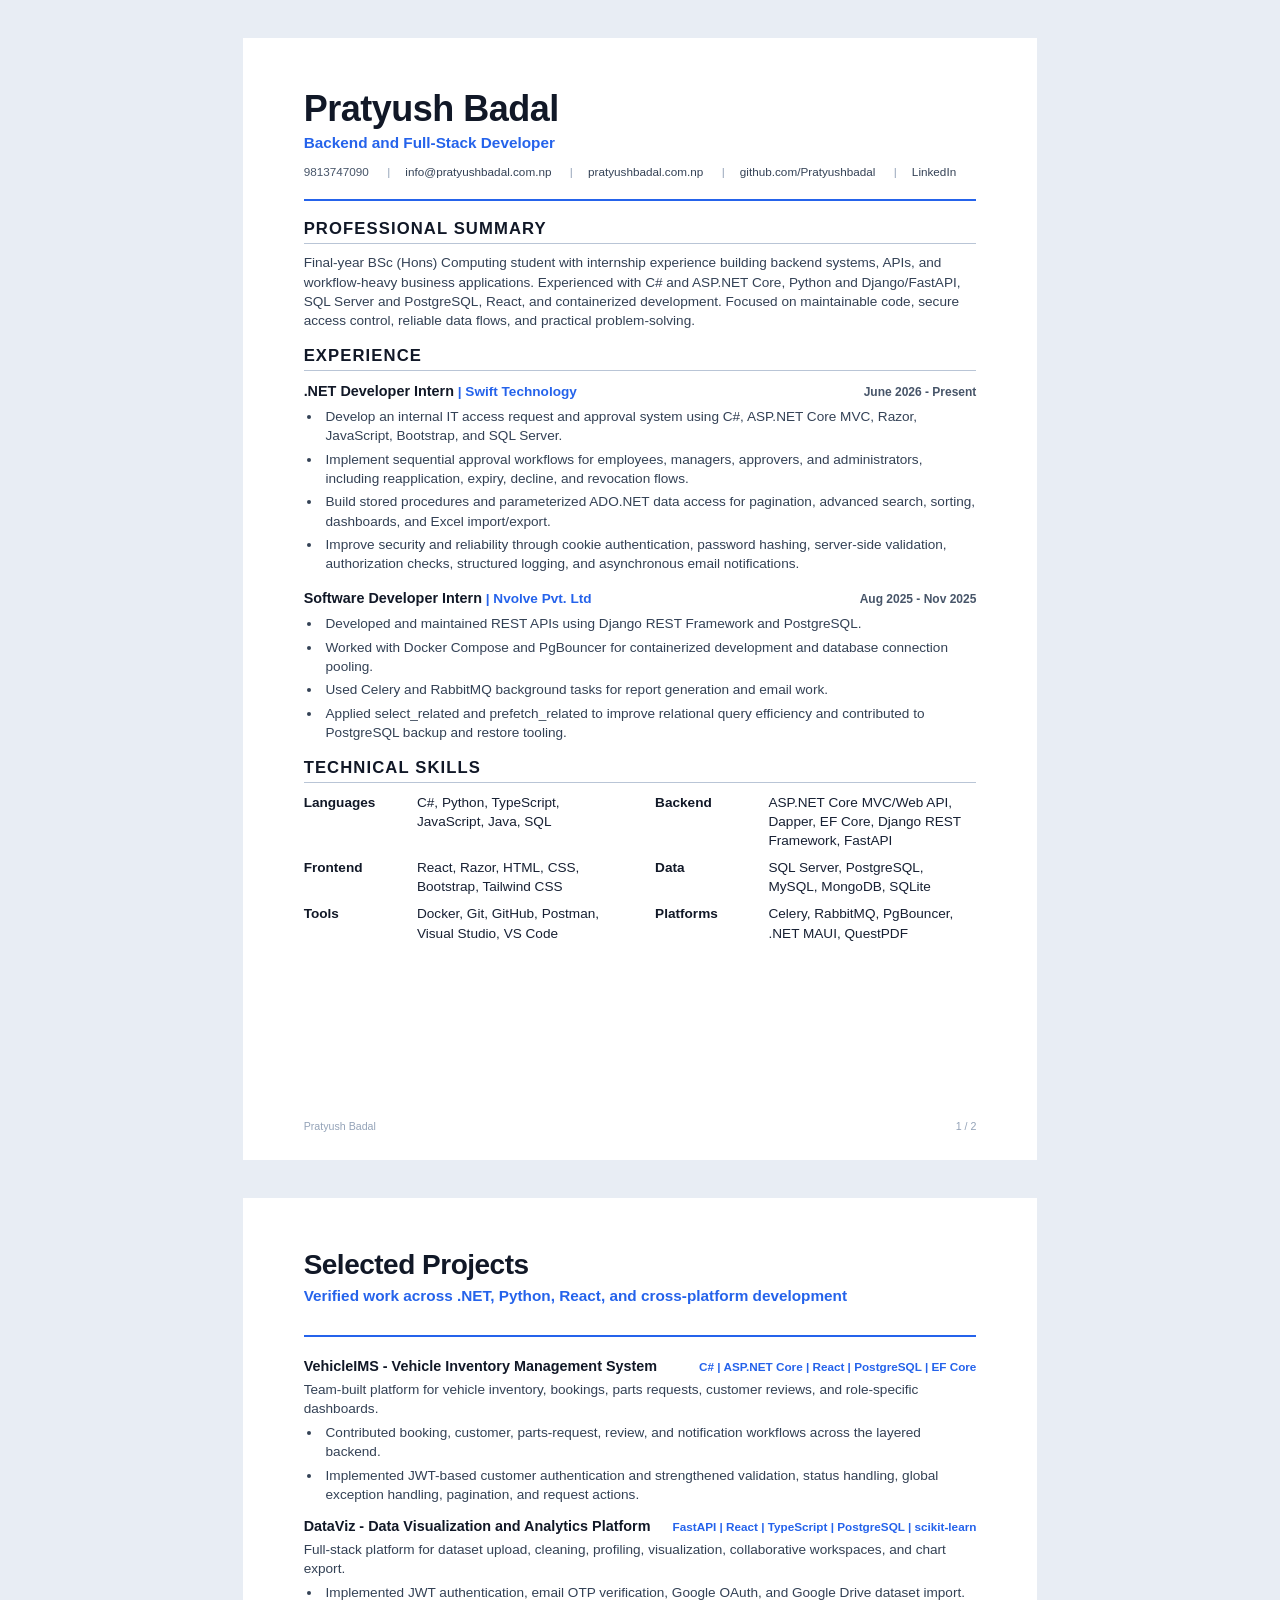
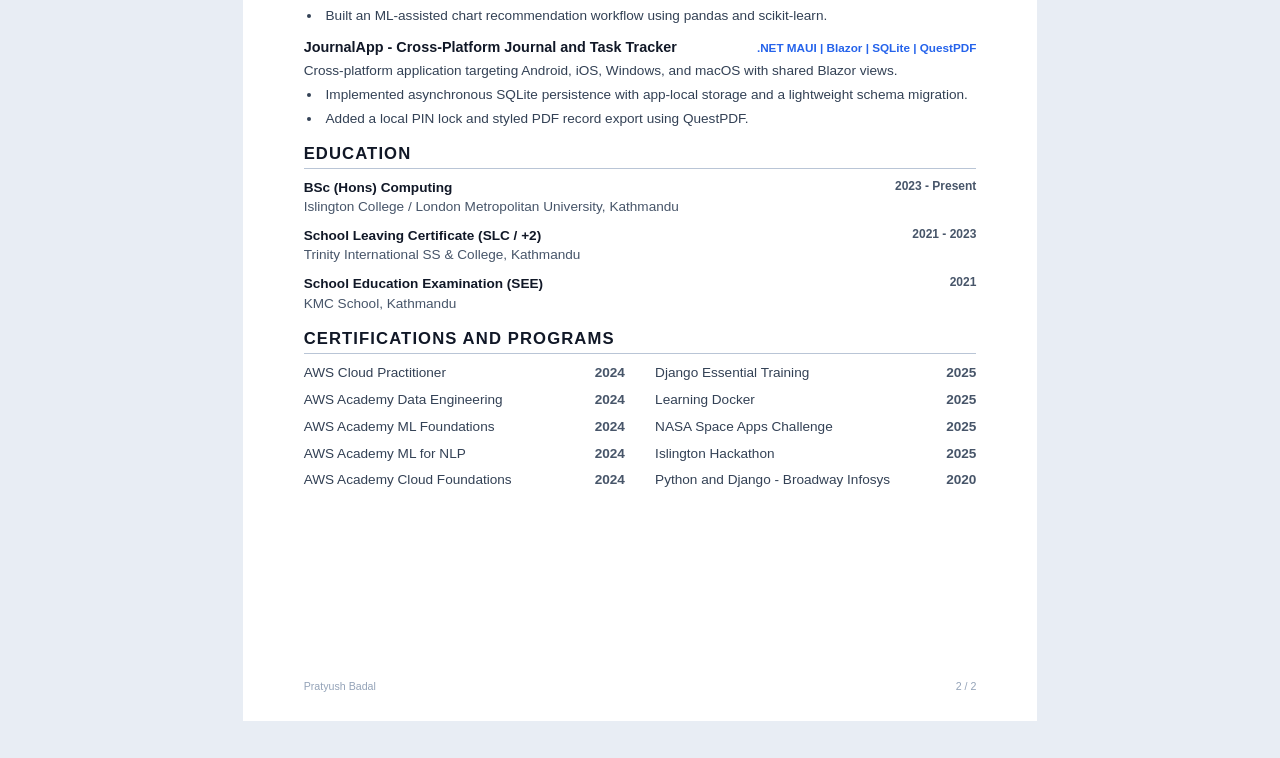
<file: resume.html>
<!doctype html>
<html lang="en">
<head>
<meta charset="utf-8">
<meta name="viewport" content="width=device-width, initial-scale=1">
<title>Pratyush Badal - Resume</title>
<style>
  * { box-sizing: border-box; }
  @page { size: A4; margin: 0; }
  html, body { margin: 0; padding: 0; background: #e8edf4; color: #172033; font-family: "Segoe UI", Arial, sans-serif; }
  body { font-size: 10.2pt; line-height: 1.42; }
  .page { width: 210mm; height: 297mm; margin: 10mm auto; padding: 14mm 16mm 13mm; background: #fff; position: relative; overflow: hidden; }
  .header { border-bottom: 2px solid #2563eb; padding-bottom: 5mm; margin-bottom: 5mm; }
  h1 { margin: 0 0 1.5mm; font-size: 27pt; line-height: 1; color: #111827; letter-spacing: -0.5px; }
  .headline { color: #2563eb; font-weight: 700; font-size: 11.5pt; margin-bottom: 2.5mm; }
  .contact { display: flex; flex-wrap: wrap; gap: 1.3mm 4mm; font-size: 8.8pt; color: #475569; }
  .contact a { color: #334155; text-decoration: none; }
  .contact span:not(:last-child)::after { content: " |"; margin-left: 4mm; color: #94a3b8; }
  section { margin-top: 4.5mm; }
  h2 { margin: 0 0 2.5mm; padding-bottom: 1.2mm; border-bottom: 1px solid #b9c5d6; color: #111827; font-size: 12.5pt; line-height: 1.1; letter-spacing: 1.1px; text-transform: uppercase; }
  p { margin: 0; }
  .summary { color: #334155; }
  .entry { margin-bottom: 3.8mm; }
  .entry:last-child { margin-bottom: 0; }
  .entry-head { display: flex; justify-content: space-between; gap: 6mm; align-items: baseline; margin-bottom: 1mm; }
  .entry-title { font-weight: 700; font-size: 10.8pt; color: #111827; }
  .entry-subtitle { color: #2563eb; font-weight: 600; }
  .entry-date { white-space: nowrap; color: #475569; font-weight: 600; font-size: 9pt; }
  ul { margin: 1.5mm 0 0 4.8mm; padding: 0; }
  li { margin: 0 0 1.1mm; padding-left: 1mm; color: #334155; }
  .skills { display: grid; grid-template-columns: 1fr 1fr; gap: 2mm 8mm; }
  .skill-row { display: grid; grid-template-columns: 28mm 1fr; gap: 2mm; }
  .skill-label { font-weight: 700; color: #111827; }
  .project { margin-bottom: 3mm; }
  .project:last-child { margin-bottom: 0; }
  .project-title { display: flex; justify-content: space-between; align-items: baseline; gap: 5mm; }
  .project-title strong { color: #111827; font-size: 10.8pt; }
  .project-tech { color: #2563eb; font-weight: 600; font-size: 8.8pt; text-align: right; }
  .project p { margin-top: 1mm; color: #334155; }
  .project ul { margin-top: 1.2mm; }
  .education-row { display: flex; justify-content: space-between; gap: 8mm; margin-bottom: 2.5mm; }
  .education-row:last-child { margin-bottom: 0; }
  .education-main { font-weight: 700; color: #111827; }
  .education-detail { color: #475569; }
  .cert-grid { display: grid; grid-template-columns: 1fr 1fr; gap: 2mm 8mm; }
  .cert { display: flex; justify-content: space-between; gap: 3mm; color: #334155; }
  .cert-year { color: #475569; font-weight: 600; white-space: nowrap; }
  .footer { position: absolute; left: 16mm; right: 16mm; bottom: 7mm; display: flex; justify-content: space-between; color: #94a3b8; font-size: 8pt; }
  @media print {
    html, body { background: #fff; }
    .page { margin: 0; page-break-after: always; }
    .page:last-child { page-break-after: auto; }
  }
</style>
</head>
<body>
  <article class="page">
    <header class="header">
      <h1>Pratyush Badal</h1>
      <div class="headline">Backend and Full-Stack Developer</div>
      <div class="contact">
        <span>9813747090</span>
        <span><a href="mailto:info@pratyushbadal.com.np">info@pratyushbadal.com.np</a></span>
        <span><a href="https://pratyushbadal.com.np">pratyushbadal.com.np</a></span>
        <span><a href="https://github.com/Pratyushbadal">github.com/Pratyushbadal</a></span>
        <span><a href="https://www.linkedin.com/in/pratyush-badal-4826592b1/">LinkedIn</a></span>
      </div>
    </header>

    <section>
      <h2>Professional Summary</h2>
      <p class="summary">Final-year BSc (Hons) Computing student with internship experience building backend systems, APIs, and workflow-heavy business applications. Experienced with C# and ASP.NET Core, Python and Django/FastAPI, SQL Server and PostgreSQL, React, and containerized development. Focused on maintainable code, secure access control, reliable data flows, and practical problem-solving.</p>
    </section>

    <section>
      <h2>Experience</h2>
      <div class="entry">
        <div class="entry-head">
          <div><span class="entry-title">.NET Developer Intern</span> <span class="entry-subtitle">| Swift Technology</span></div>
          <div class="entry-date">June 2026 - Present</div>
        </div>
        <ul>
          <li>Develop an internal IT access request and approval system using C#, ASP.NET Core MVC, Razor, JavaScript, Bootstrap, and SQL Server.</li>
          <li>Implement sequential approval workflows for employees, managers, approvers, and administrators, including reapplication, expiry, decline, and revocation flows.</li>
          <li>Build stored procedures and parameterized ADO.NET data access for pagination, advanced search, sorting, dashboards, and Excel import/export.</li>
          <li>Improve security and reliability through cookie authentication, password hashing, server-side validation, authorization checks, structured logging, and asynchronous email notifications.</li>
        </ul>
      </div>
      <div class="entry">
        <div class="entry-head">
          <div><span class="entry-title">Software Developer Intern</span> <span class="entry-subtitle">| Nvolve Pvt. Ltd</span></div>
          <div class="entry-date">Aug 2025 - Nov 2025</div>
        </div>
        <ul>
          <li>Developed and maintained REST APIs using Django REST Framework and PostgreSQL.</li>
          <li>Worked with Docker Compose and PgBouncer for containerized development and database connection pooling.</li>
          <li>Used Celery and RabbitMQ background tasks for report generation and email work.</li>
          <li>Applied select_related and prefetch_related to improve relational query efficiency and contributed to PostgreSQL backup and restore tooling.</li>
        </ul>
      </div>
    </section>

    <section>
      <h2>Technical Skills</h2>
      <div class="skills">
        <div class="skill-row"><div class="skill-label">Languages</div><div>C#, Python, TypeScript, JavaScript, Java, SQL</div></div>
        <div class="skill-row"><div class="skill-label">Backend</div><div>ASP.NET Core MVC/Web API, Dapper, EF Core, Django REST Framework, FastAPI</div></div>
        <div class="skill-row"><div class="skill-label">Frontend</div><div>React, Razor, HTML, CSS, Bootstrap, Tailwind CSS</div></div>
        <div class="skill-row"><div class="skill-label">Data</div><div>SQL Server, PostgreSQL, MySQL, MongoDB, SQLite</div></div>
        <div class="skill-row"><div class="skill-label">Tools</div><div>Docker, Git, GitHub, Postman, Visual Studio, VS Code</div></div>
        <div class="skill-row"><div class="skill-label">Platforms</div><div>Celery, RabbitMQ, PgBouncer, .NET MAUI, QuestPDF</div></div>
      </div>
    </section>

    <div class="footer"><span>Pratyush Badal</span><span>1 / 2</span></div>
  </article>

  <article class="page">
    <header class="header">
      <h1 style="font-size: 21pt;">Selected Projects</h1>
      <div class="headline">Verified work across .NET, Python, React, and cross-platform development</div>
    </header>

    <section style="margin-top: 0;">
      <div class="project">
        <div class="project-title"><strong>VehicleIMS - Vehicle Inventory Management System</strong><span class="project-tech">C# | ASP.NET Core | React | PostgreSQL | EF Core</span></div>
        <p>Team-built platform for vehicle inventory, bookings, parts requests, customer reviews, and role-specific dashboards.</p>
        <ul>
          <li>Contributed booking, customer, parts-request, review, and notification workflows across the layered backend.</li>
          <li>Implemented JWT-based customer authentication and strengthened validation, status handling, global exception handling, pagination, and request actions.</li>
        </ul>
      </div>

      <div class="project">
        <div class="project-title"><strong>DataViz - Data Visualization and Analytics Platform</strong><span class="project-tech">FastAPI | React | TypeScript | PostgreSQL | scikit-learn</span></div>
        <p>Full-stack platform for dataset upload, cleaning, profiling, visualization, collaborative workspaces, and chart export.</p>
        <ul>
          <li>Implemented JWT authentication, email OTP verification, Google OAuth, and Google Drive dataset import.</li>
          <li>Built an ML-assisted chart recommendation workflow using pandas and scikit-learn.</li>
        </ul>
      </div>

      <div class="project">
        <div class="project-title"><strong>JournalApp - Cross-Platform Journal and Task Tracker</strong><span class="project-tech">.NET MAUI | Blazor | SQLite | QuestPDF</span></div>
        <p>Cross-platform application targeting Android, iOS, Windows, and macOS with shared Blazor views.</p>
        <ul>
          <li>Implemented asynchronous SQLite persistence with app-local storage and a lightweight schema migration.</li>
          <li>Added a local PIN lock and styled PDF record export using QuestPDF.</li>
        </ul>
      </div>
    </section>

    <section>
      <h2>Education</h2>
      <div class="education-row"><div><div class="education-main">BSc (Hons) Computing</div><div class="education-detail">Islington College / London Metropolitan University, Kathmandu</div></div><div class="entry-date">2023 - Present</div></div>
      <div class="education-row"><div><div class="education-main">School Leaving Certificate (SLC / +2)</div><div class="education-detail">Trinity International SS &amp; College, Kathmandu</div></div><div class="entry-date">2021 - 2023</div></div>
      <div class="education-row"><div><div class="education-main">School Education Examination (SEE)</div><div class="education-detail">KMC School, Kathmandu</div></div><div class="entry-date">2021</div></div>
    </section>

    <section>
      <h2>Certifications and Programs</h2>
      <div class="cert-grid">
        <div class="cert"><span>AWS Cloud Practitioner</span><span class="cert-year">2024</span></div>
        <div class="cert"><span>Django Essential Training</span><span class="cert-year">2025</span></div>
        <div class="cert"><span>AWS Academy Data Engineering</span><span class="cert-year">2024</span></div>
        <div class="cert"><span>Learning Docker</span><span class="cert-year">2025</span></div>
        <div class="cert"><span>AWS Academy ML Foundations</span><span class="cert-year">2024</span></div>
        <div class="cert"><span>NASA Space Apps Challenge</span><span class="cert-year">2025</span></div>
        <div class="cert"><span>AWS Academy ML for NLP</span><span class="cert-year">2024</span></div>
        <div class="cert"><span>Islington Hackathon</span><span class="cert-year">2025</span></div>
        <div class="cert"><span>AWS Academy Cloud Foundations</span><span class="cert-year">2024</span></div>
        <div class="cert"><span>Python and Django - Broadway Infosys</span><span class="cert-year">2020</span></div>
      </div>
    </section>

    <div class="footer"><span>Pratyush Badal</span><span>2 / 2</span></div>
  </article>
</body>
</html>
</file>
